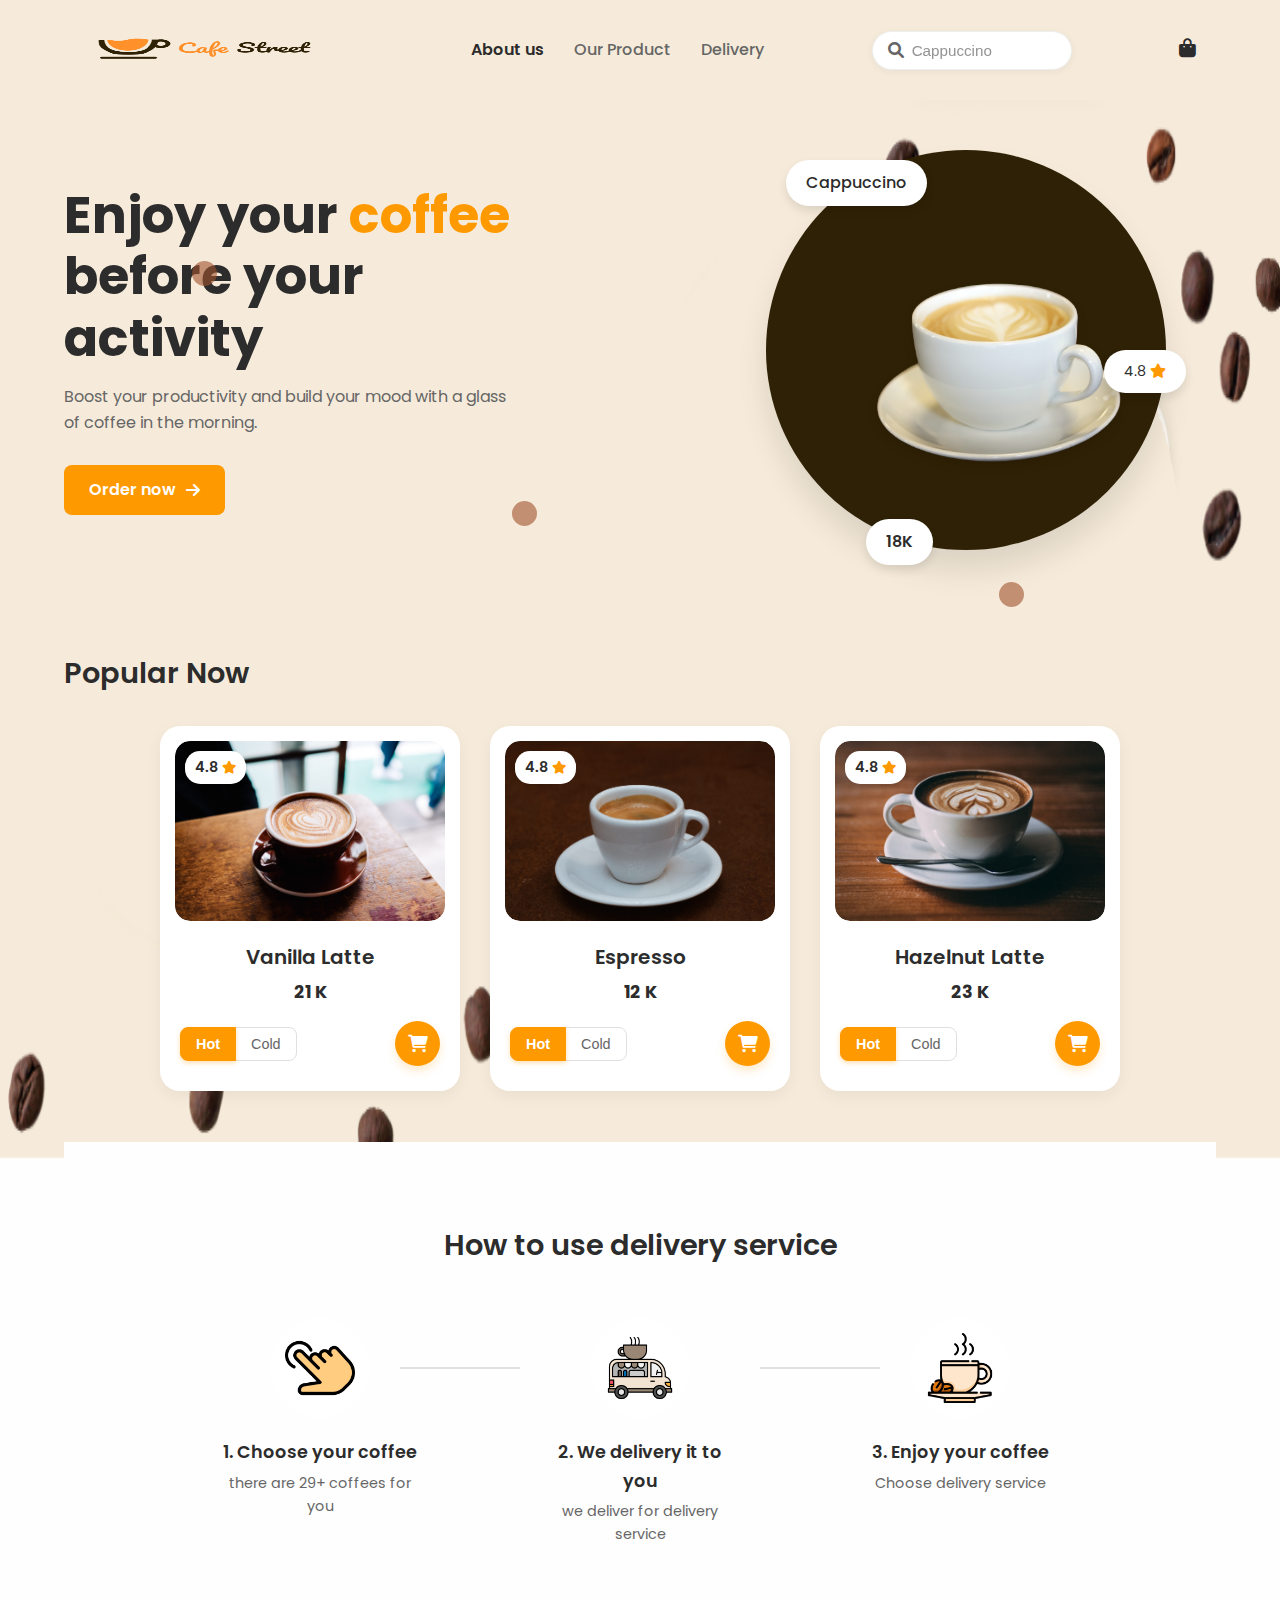
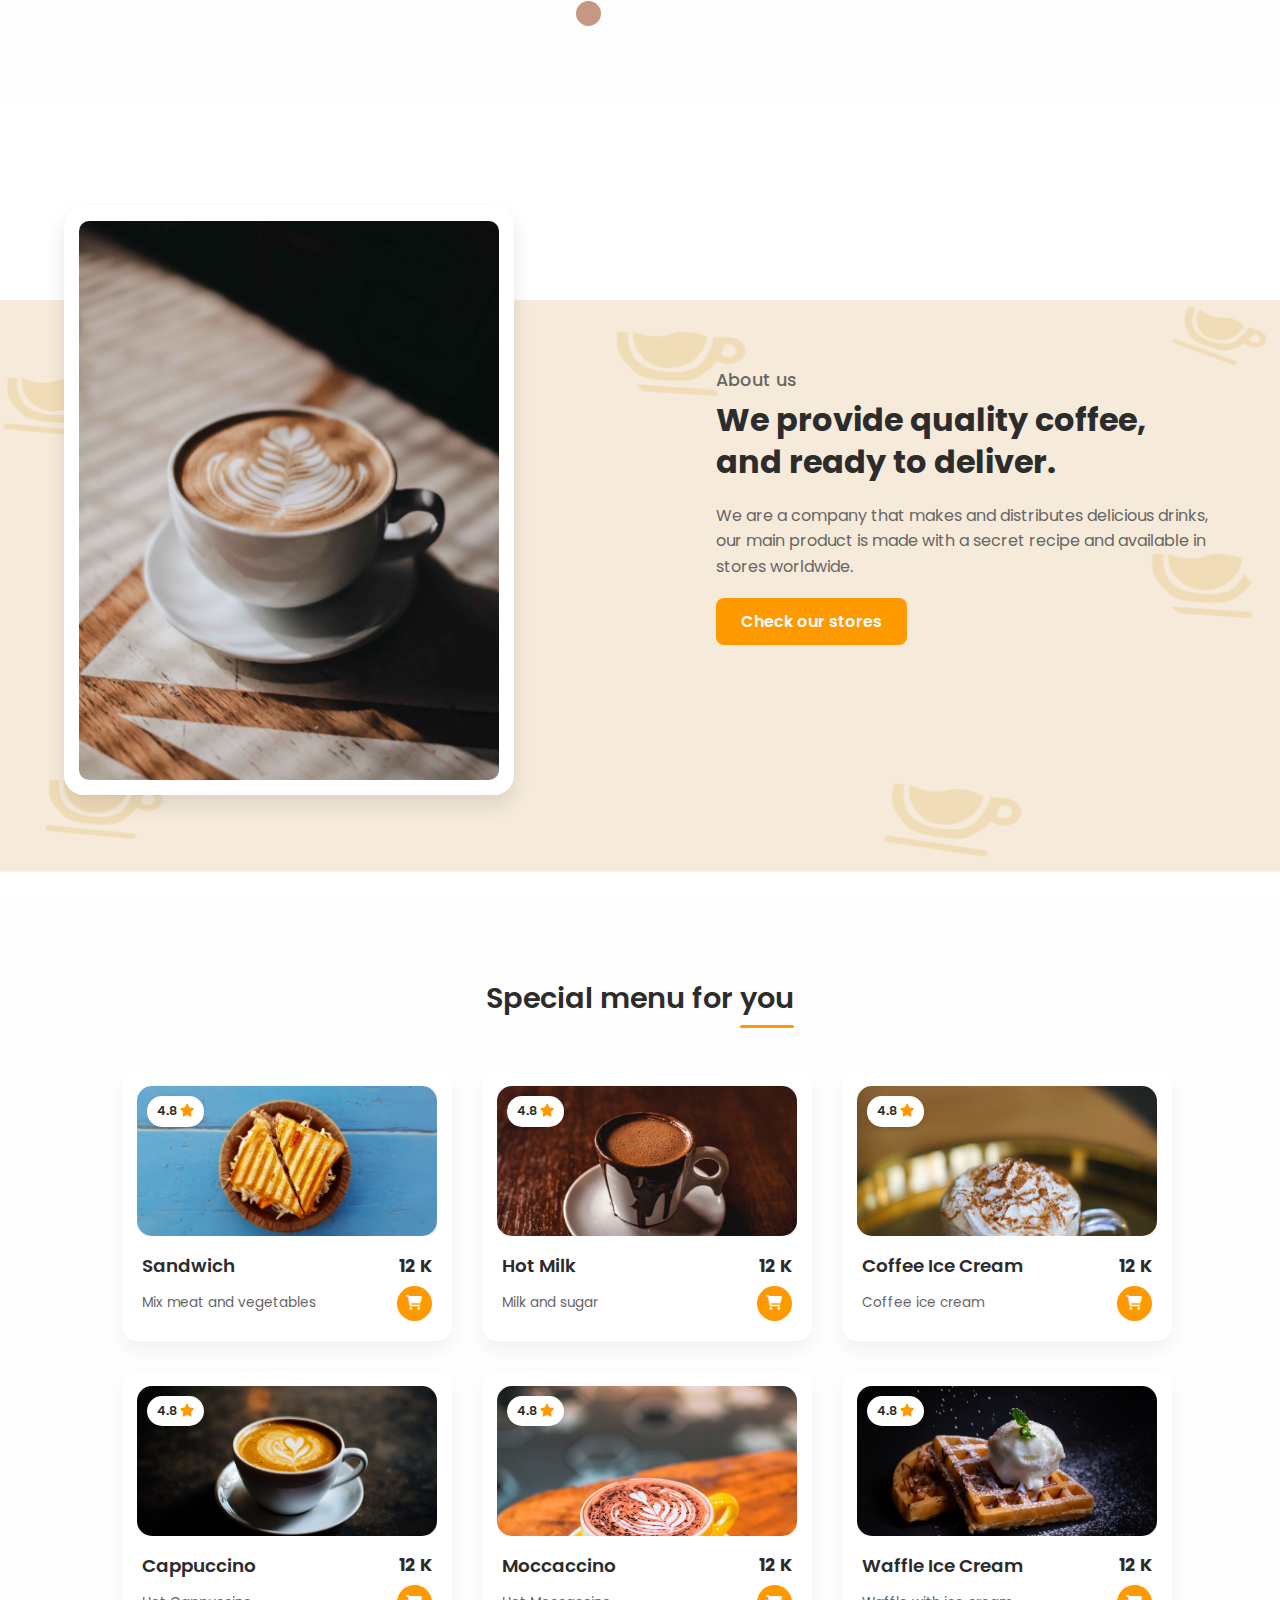
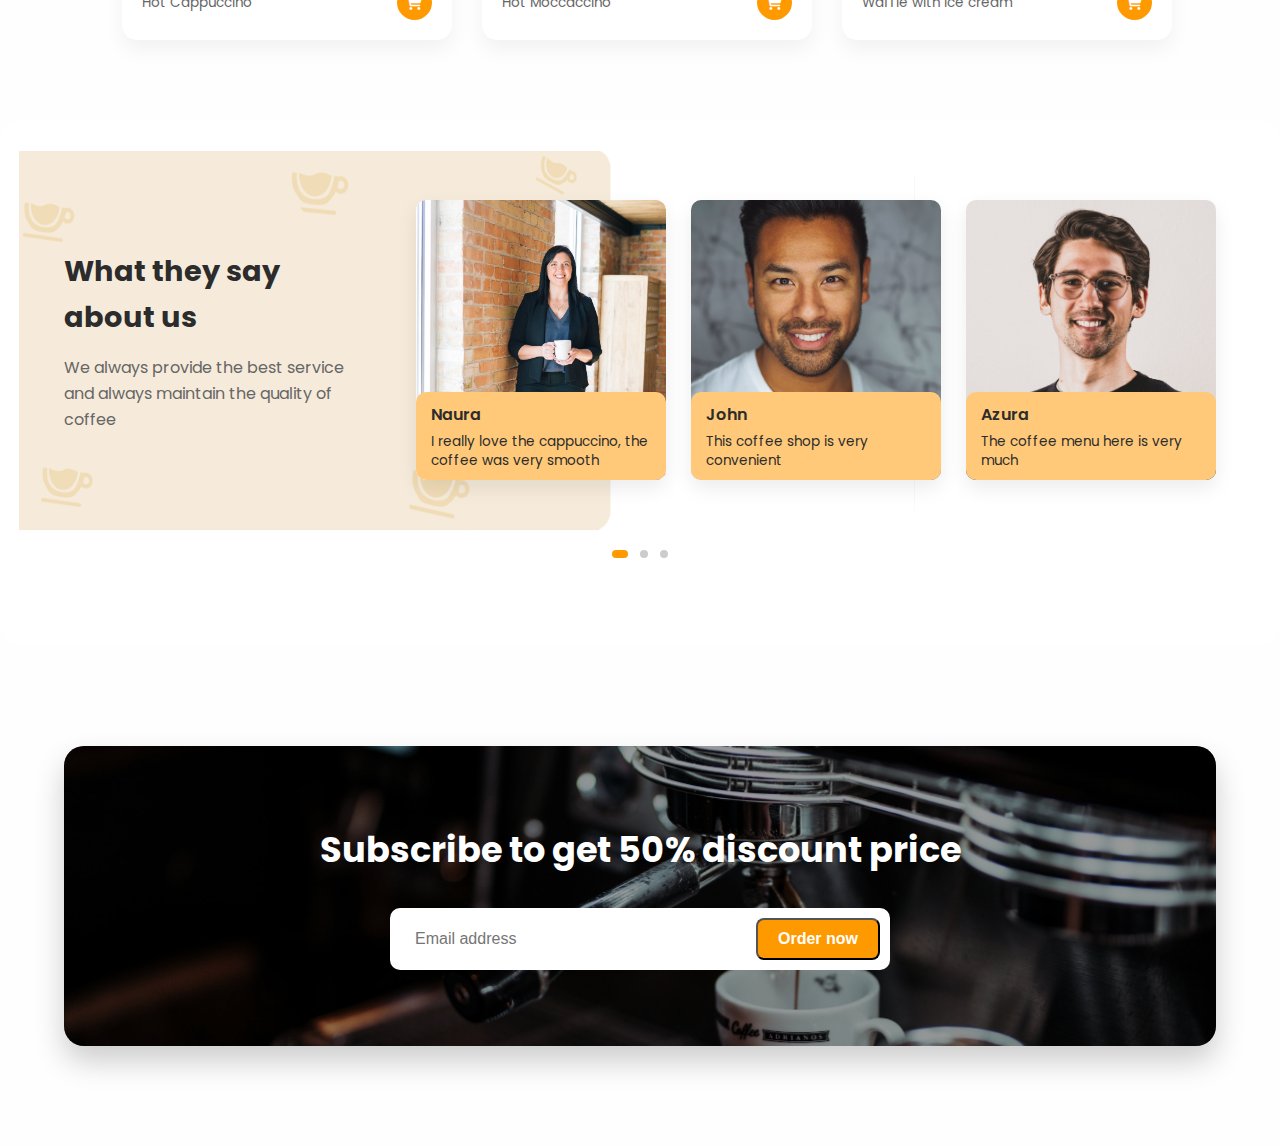
<file: index.html>
<!DOCTYPE html>
<html lang="vi">
<head>
    <meta charset="UTF-8">
    <meta name="viewport" content="width=device-width, initial-scale=1.0">
    <title>Coffee Shop</title>
    <link rel="stylesheet" href="./gd.css"> 
    <link href="https://fonts.googleapis.com/css2?family=Poppins:wght@400;500;600;700&display=swap" rel="stylesheet">
    <link rel="stylesheet" href="https://cdnjs.cloudflare.com/ajax/libs/font-awesome/6.0.0-beta3/css/all.min.css">
</head>
<body>

    <header class="header">
        <div class="container header-container">
            <div class="logo">
                <a href="index.html"><img src="./logo.png" alt="" class="logo-icon"></a>
            </div>
            <nav class="navbar">
                <ul>
                    <li><a href="#testimonials" class="nav-link active">About us</a></li> 
                    <li><a href="#special-menu" class="nav-link">Our Product</a></li> 
                    <li><a href="#delivery-service" class="nav-link">Delivery</a></li> 
                </ul>
            </nav>
            
            <div class="navbar-search-bar">
                <i class="fa-solid fa-magnifying-glass"></i>
                <input type="text" placeholder="Cappuccino">
            </div>

            <div class="header-actions">
                <a href="gh.html"><i class="fa-solid fa-bag-shopping"></i></a>
                <span class="cart-count">0</span>
            </div>
        </div>
    </header>
    <main>
        <section class="coffee-landing">
            <div class="container">
                
                <div class="hero-top">
                    <div class="hero-text-area">
                        <h1>Enjoy your <span class="highlight-text">coffee</span> before your activity</h1>
                        <p>Boost your productivity and build your mood with a glass of coffee in the morning.</p>
    
                        <a href="#" class="btn-order-now">Order now <i class="fa-solid fa-arrow-right"></i></a>
                    </div>
                    
                    <div class="hero-visual-wrapper">
                        <div class="hero-visual">
                            <img src="0c67f3a1d0920597f8ab0d8009b5c51847d533b9.png" alt="Cappuccino" class="cappuccino-img">
                        </div>
                        <span class="price-tag">18K</span>
                        <div class="rating-badge">4.8 <i class="fa-solid fa-star"></i></div>
                        <span class="drink-name-badge">Cappuccino</span>
                    </div>

                </div>

                <div class="coffee-beans-decor">
                    <span style="top: 10%; left: 15%;" class="bean"></span>
                    <span style="top: 30%; right: 20%;" class="bean"></span>
                    <span style="bottom: 5%; left: 45%;" class="bean"></span>
                    <span style="top: 25%; left: 40%;" class="bean"></span>
                </div>

                <div class="popular-now">
                    <h2>Popular Now</h2>
                    <div class="product-grid">
                        
                        <div class="product-card popular-item-new" data-product-id="POPULAR_VL" data-name="Vanilla Latte" data-price="21000">
                            <div class="card-image-wrapper">
                                <img src="0e8c7a0175d089e84aef14b9bb645749bfe2ca4a.jpg" alt="Vanilla Latte">
                                <span class="rating-badge-item">4.8 <i class="fa-solid fa-star"></i></span>
                            </div>
                            
                            <h4 class="product-title-new">Vanilla Latte</h4>
                            <span class="price-standalone-new">21 K</span>
                                
                            <div class="product-actions"> <div class="temp-options">
                                    <button class="temp-btn hot active">Hot</button>
                                    <button class="temp-btn cold">Cold</button>
                                </div>
                                <button class="add-to-cart-popular-btn"><i class="fa-solid fa-cart-shopping"></i></button>
                            </div>
                        </div>

                        <div class="product-card popular-item-new" data-product-id="POPULAR_ES" data-name="Espresso" data-price="12000">
                             <div class="card-image-wrapper">
                                <img src="35952426defde1415bba2d0b78d36720381dcfcf.jpg" alt="Espresso">
                                <span class="rating-badge-item">4.8 <i class="fa-solid fa-star"></i></span>
                            </div>
                            
                            <h4 class="product-title-new">Espresso</h4>
                            <span class="price-standalone-new">12 K</span>
                                
                            <div class="product-actions"> <div class="temp-options">
                                    <button class="temp-btn hot active">Hot</button>
                                    <button class="temp-btn cold">Cold</button>
                                </div>
                                <button class="add-to-cart-popular-btn"><i class="fa-solid fa-cart-shopping"></i></button>
                            </div>
                        </div>

                        <div class="product-card popular-item-new" data-product-id="POPULAR_HL" data-name="Hazelnut Latte" data-price="23000">
                            <div class="card-image-wrapper">
                                <img src="158fb07fe365702cac8251d6833a492fc149b029.jpg" alt="Hazelnut Latte">
                                <span class="rating-badge-item">4.8 <i class="fa-solid fa-star"></i></span>
                            </div>
                            
                            <h4 class="product-title-new">Hazelnut Latte</h4>
                            <span class="price-standalone-new">23 K</span>
                                
                            <div class="product-actions"> <div class="temp-options">
                                    <button class="temp-btn hot active">Hot</button>
                                    <button class="temp-btn cold">Cold</button>
                                </div>
                                <button class="add-to-cart-popular-btn"><i class="fa-solid fa-cart-shopping"></i></button>
                            </div>
                        </div>

                    </div>
                </div>
                <br>
                <br>
                <div class="delivery-steps" id="delivery-service">
                    <h2>How to use delivery service</h2> 
                    <div class="steps-container">
                        
                        <div class="step-item">
                            <div class="step-icon-wrapper">
                                <img src="89b3fcf936526347a2c842c6a626da201bbd6e28.png" alt="Choose Coffee">
                            </div>
                            <h3>1. Choose your coffee</h3>
                            <p>there are 29+ coffees for you</p>
                        </div>
                        
                        <div class="step-item">
                            <div class="step-icon-wrapper">
                                <img src="19c2473f0b3c5035bc1343935547da93aeb4bbff.png" alt="Delivery">
                            </div>
                            <h3>2. We delivery it to you</h3>
                            <p>we deliver for delivery service</p>
                        </div>
                        
                        <div class="step-item">
                            <div class="step-icon-wrapper">
                                <img src="4b9df5d91756870f70ffcb89a4d3c20ebb433fd5.png" alt="Enjoy Coffee">
                            </div>
                            <h3>3. Enjoy your coffee</h3>
                            <p>Choose delivery service</p>
                        </div>

                    </div>
                </div>

            </div>
        </section>

        <section class="about-us-section" id="testimonials">
            <div class="container about-container">
                
                <div class="about-image-wrapper">
                    <img src="7b13962f355f118f1dc1c8a3206256b61fc2930d.jpg" alt="Coffee on table" class="about-img">
                </div>

                <div class="about-content-area">
                    <h2>About us</h2>
                    <h3>We provide quality coffee, and ready to deliver.</h3>
                    <p>We are a company that makes and distributes delicious drinks, our main product is made with a secret recipe and available in stores worldwide.</p>
                    <a href="#" class="btn-about-us">Check our stores</a>
                </div>

            </div>
        </section>

        <section class="special-menu-section" id="special-menu">
            <div class="container">
                
                <h2 class="section-title">Special menu for <span>you</span></h2>

                <div class="menu-grid">
                    
                    <div class="product-card menu-item" data-product-id="MENU_SW" data-name="Sandwich" data-price="12000">
                        <div class="card-image-wrapper">
                            <img src="1e7ac6e57228936bc326698870da10eba7374cab.jpg" alt="Sandwich">
                            <span class="rating-badge-item">4.8 <i class="fa-solid fa-star"></i></span>
                        </div>
                        
                        <div class="card-header">
                            <h4>Sandwich</h4>
                            <span class="price-item">12 K</span>
                        </div>
                        
                        <div class="card-footer">
                            <p>Mix meat and vegetables</p>
                            <button class="add-to-cart-btn"><i class="fa-solid fa-cart-shopping"></i></button>
                        </div>
                    </div>

                    <div class="product-card menu-item" data-product-id="MENU_HM" data-name="Hot Milk" data-price="12000">
                        <div class="card-image-wrapper">
                            <img src="2c6ebe61e2802276b6dd10aef80543e7959766c0.jpg" alt="Hot Milk">
                            <span class="rating-badge-item">4.8 <i class="fa-solid fa-star"></i></span>
                        </div>
                        
                        <div class="card-header">
                            <h4>Hot Milk</h4>
                            <span class="price-item">12 K</span>
                        </div>
                        
                        <div class="card-footer">
                            <p>Milk and sugar</p>
                            <button class="add-to-cart-btn"><i class="fa-solid fa-cart-shopping"></i></button>
                        </div>
                    </div>
                    
                    <div class="product-card menu-item" data-product-id="MENU_CIC" data-name="Coffee Ice Cream" data-price="12000">
                        <div class="card-image-wrapper">
                            <img src="2cff6e29a2b01417fd392e15cf7be6fffa9cf3a2.jpg" alt="Coffee Ice Cream">
                            <span class="rating-badge-item">4.8 <i class="fa-solid fa-star"></i></span>
                        </div>
                        
                        <div class="card-header">
                            <h4>Coffee Ice Cream</h4>
                            <span class="price-item">12 K</span>
                        </div>
                        
                        <div class="card-footer">
                            <p>Coffee ice cream</p>
                            <button class="add-to-cart-btn"><i class="fa-solid fa-cart-shopping"></i></button>
                        </div>
                    </div>

                    <div class="product-card menu-item" data-product-id="MENU_CP" data-name="Cappuccino" data-price="12000">
                        <div class="card-image-wrapper">
                            <img src="22b0d20623f459b8423be989204612c38225fdca.jpg" alt="Hot Cappuccino">
                            <span class="rating-badge-item">4.8 <i class="fa-solid fa-star"></i></span>
                        </div>
                        
                        <div class="card-header">
                            <h4>Cappuccino</h4>
                            <span class="price-item">12 K</span>
                        </div>
                        
                        <div class="card-footer">
                            <p>Hot Cappuccino</p>
                            <button class="add-to-cart-btn"><i class="fa-solid fa-cart-shopping"></i></button>
                        </div>
                    </div>
                    
                    <div class="product-card menu-item" data-product-id="MENU_MO" data-name="Moccaccino" data-price="12000">
                        <div class="card-image-wrapper">
                            <img src="89bd9eb3ddf4574a286e086b3be2a739299db1c2.jpg" alt="Moccaccino">
                            <span class="rating-badge-item">4.8 <i class="fa-solid fa-star"></i></span>
                        </div>
                        
                        <div class="card-header">
                            <h4>Moccaccino</h4>
                            <span class="price-item">12 K</span>
                        </div>
                        
                        <div class="card-footer">
                            <p>Hot Moccaccino</p>
                            <button class="add-to-cart-btn"><i class="fa-solid fa-cart-shopping"></i></button>
                        </div>
                    </div>
                    
                    <div class="product-card menu-item" >
                        <div class="card-image-wrapper">
                            <img src="34966ea2d13341931086a37e8dddf9de0d0d6bdf.jpg" alt="Waffle Ice Cream">
                            <span class="rating-badge-item">4.8 <i class="fa-solid fa-star"></i></span>
                        </div>
                        
                        <div class="card-header">
                            <h4>Waffle Ice Cream</h4>
                            <span class="price-item">12 K</span>
                        </div>
                        
                        <div class="card-footer">
                            <p>Waffle with ice cream</p>
                            <button class="add-to-cart-btn"><i class="fa-solid fa-cart-shopping"></i></button>
                        </div>
                    </div>

                </div>
            </div>
        </section>
    <section class="testimonials-section">
  <div class="container testimonials-container">
    <div class="testimonials-text">
      <h2>What they say about us</h2>
      <p>We always provide the best service and always maintain the quality of coffee</p>
    </div>
    <div class="testimonials-cards">
      <div class="testimonial-card">
        <img src="b94cbc3f19e1c6ac398f3410c0e7972097606a77.jpg" alt="Naura">
        <div class="testimonial-content">
          <h4>Naura</h4>
          <p>I really love the cappuccino, the coffee was very smooth</p>
        </div>
      </div>

      <div class="testimonial-card">
        <img src="12a4034fd82f1f06012c872e2d7726483b03bb97.jpg" alt="John">
        <div class="testimonial-content">
          <h4>John</h4>
          <p>This coffee shop is very convenient</p>
        </div>
      </div>

      <div class="testimonial-card">
        <img src="43e8fc7c766fd5b91e50c7d649fccf5fe6b29276.jpg" alt="Azura">
        <div class="testimonial-content">
          <h4>Azura</h4>
          <p>The coffee menu here is very much</p>
        </div>
      </div>
    </div>

    <div class="testimonial-dots">
      <span class="dot active"></span>
      <span class="dot"></span>
      <span class="dot"></span>
    </div>
  </div>
</section>
      <section class="subscribe-section">
            <div class="container subscribe-container">
                <div class="subscribe-content">
                    <h2>Subscribe to get 50% discount price</h2>
                    <form class="subscribe-form">
                        <input type="email" placeholder="Email address" required>
                        <button type="submit" class="btn-order-now">Order now</button>
                    </form>
                </div>
            </div>
        </section>
        
    </main>
    
    <script src="./main.js"></script>
</body>
</html>
</file>
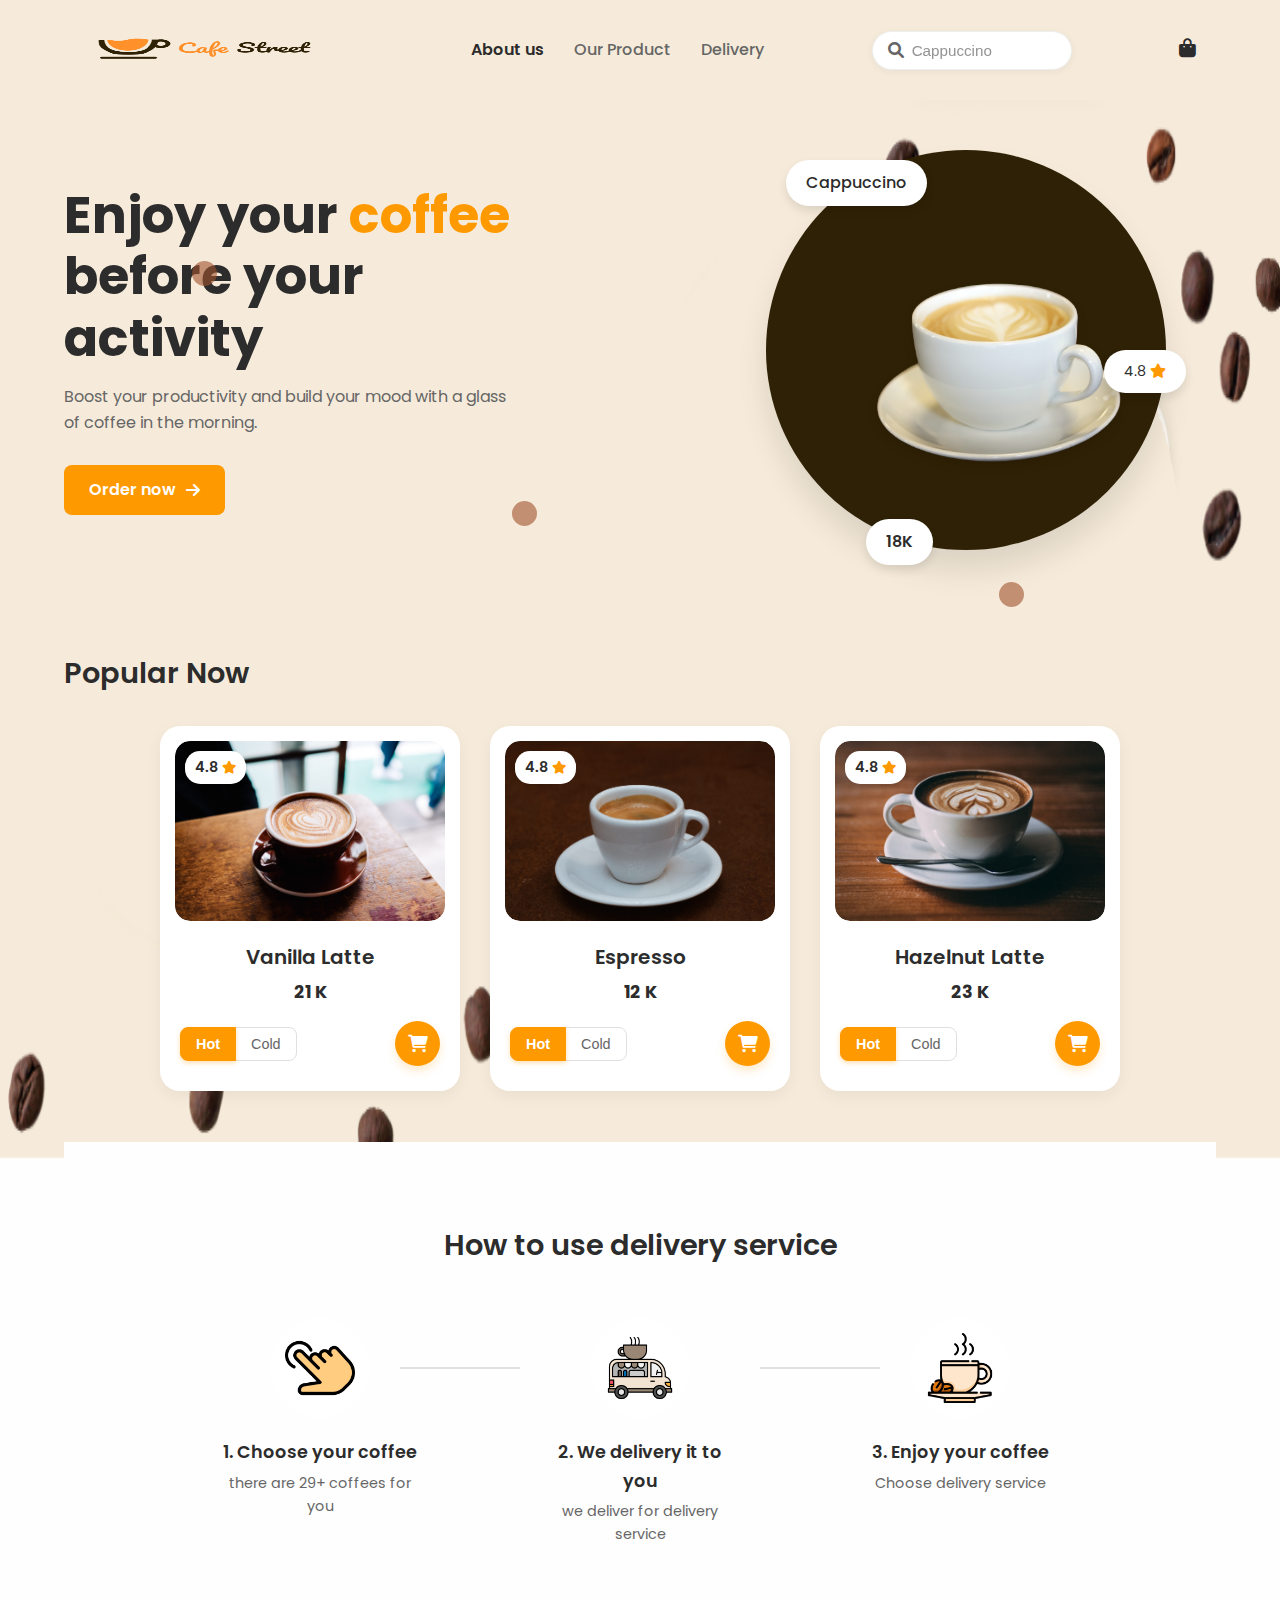
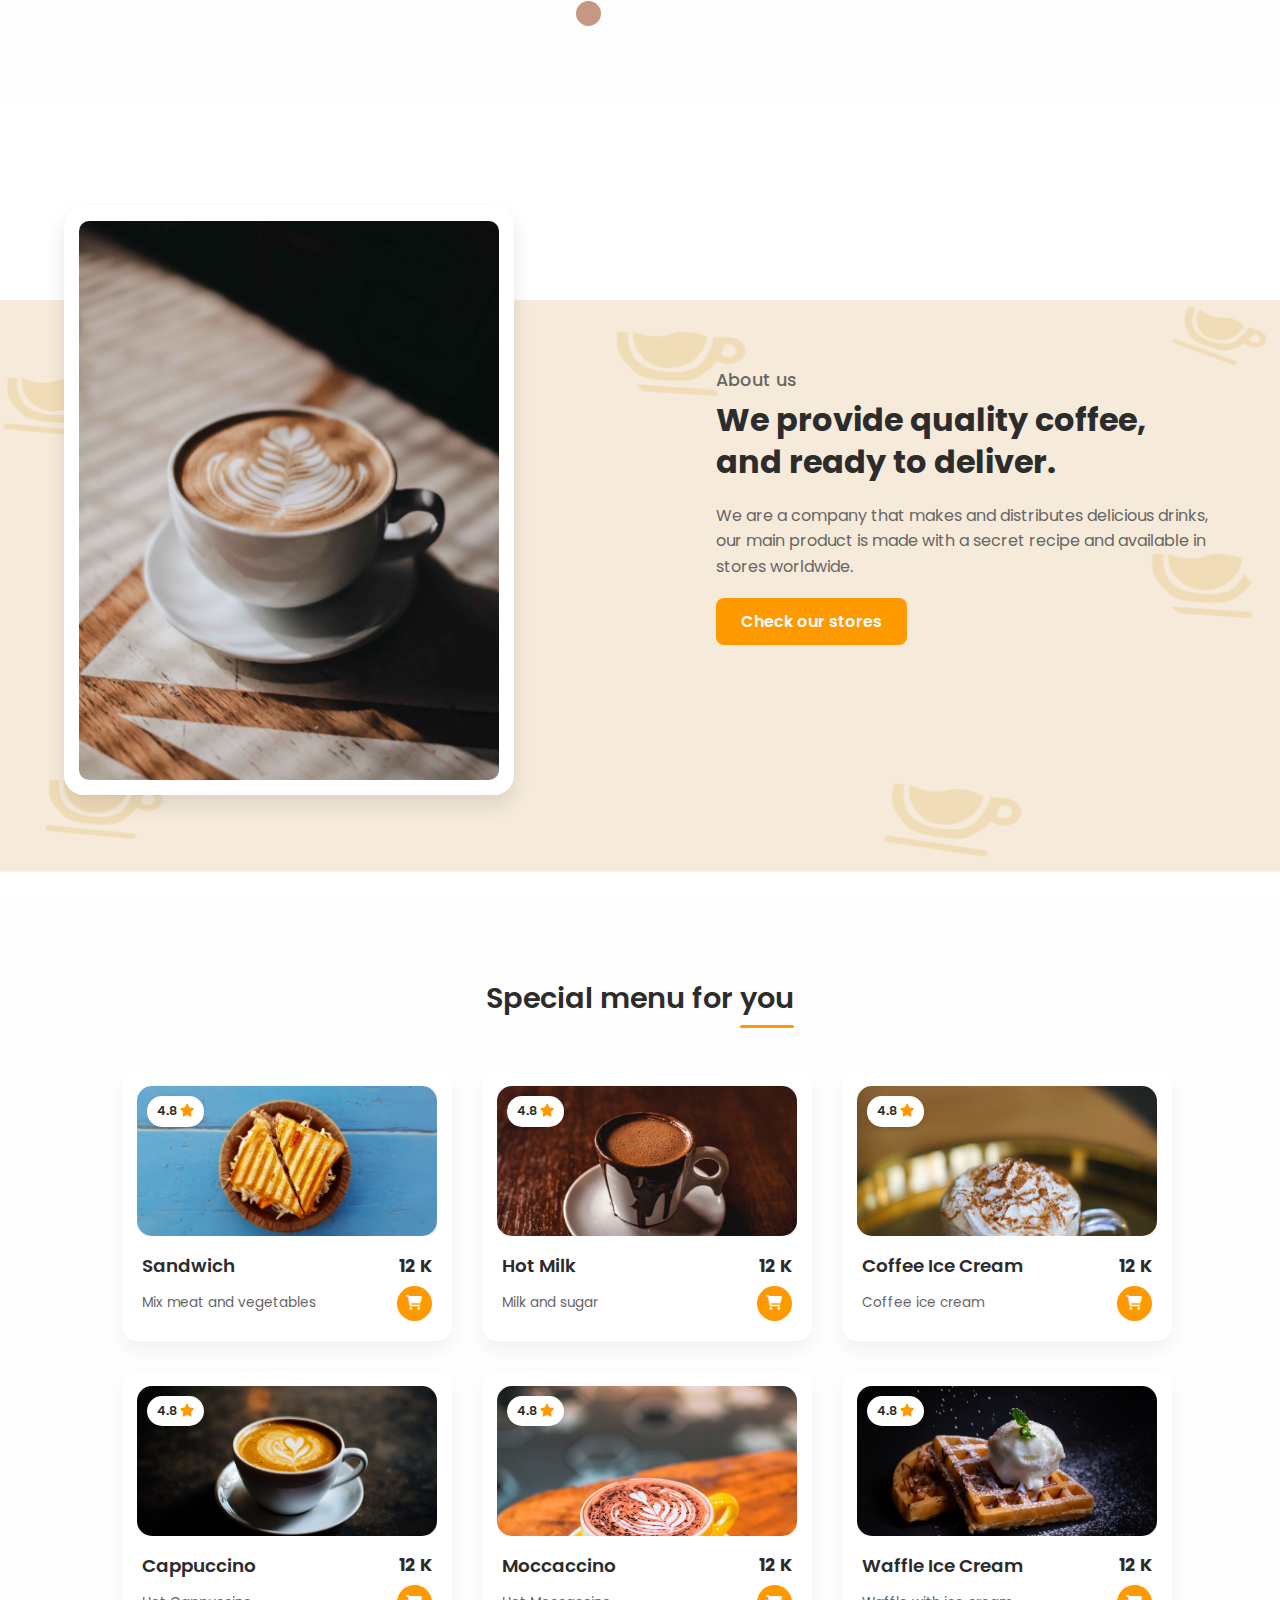
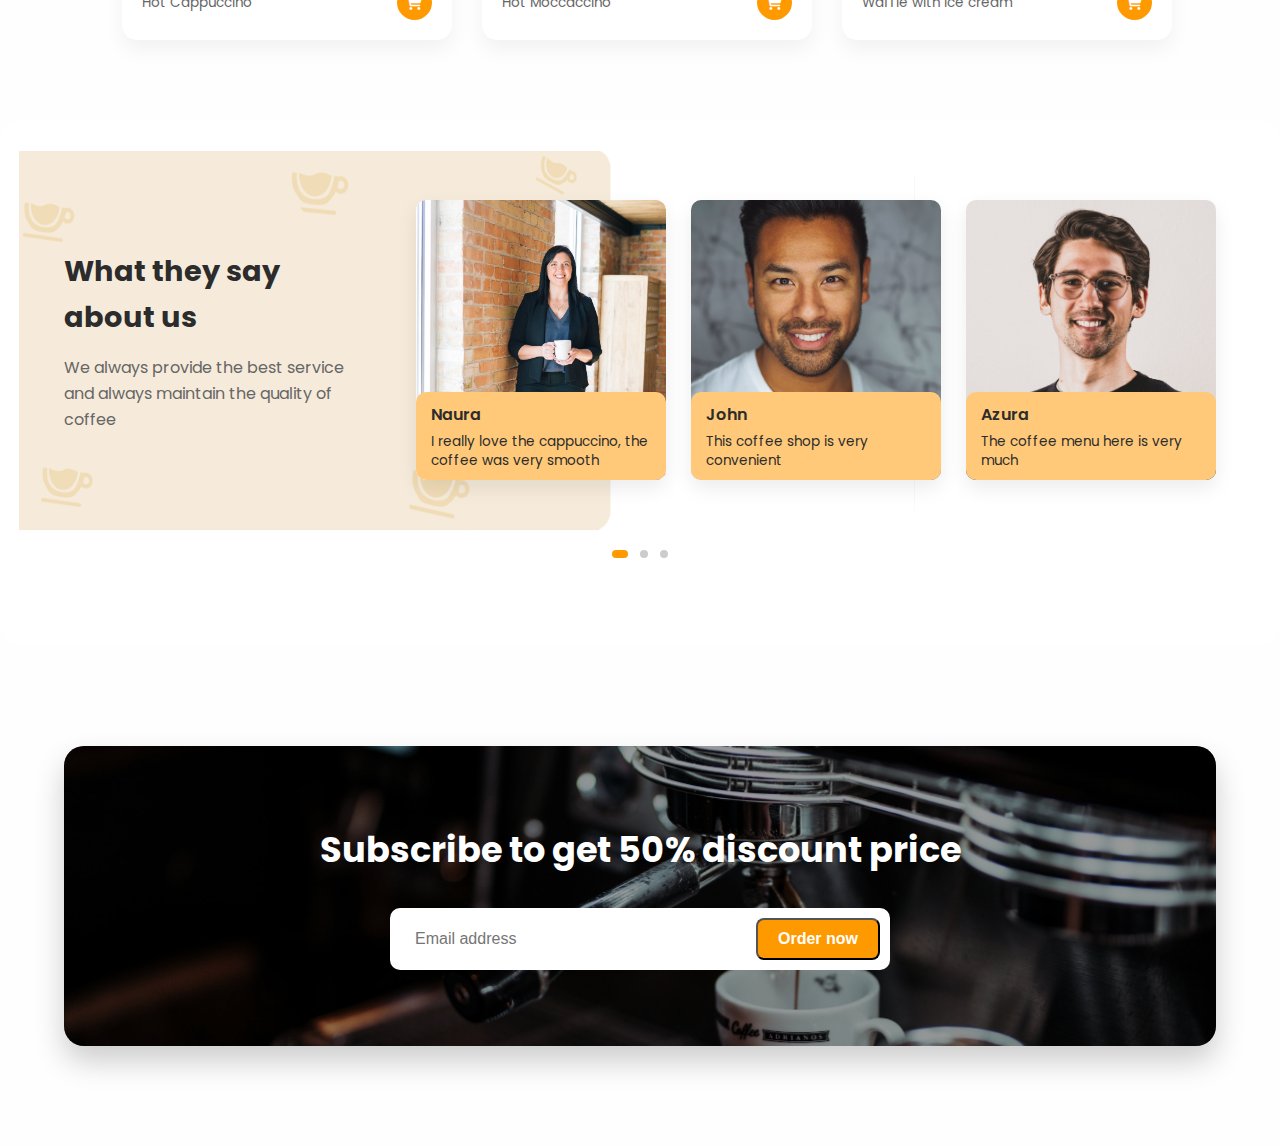
<file: gd.html>
<!DOCTYPE html>
<html lang="vi">
<head>
    <meta charset="UTF-8">
    <meta name="viewport" content="width=device-width, initial-scale=1.0">
    <title>Coffee Shop</title>
    <link rel="stylesheet" href="./gd.css"> 
    <link href="https://fonts.googleapis.com/css2?family=Poppins:wght@400;500;600;700&display=swap" rel="stylesheet">
    <link rel="stylesheet" href="https://cdnjs.cloudflare.com/ajax/libs/font-awesome/6.0.0-beta3/css/all.min.css">
</head>
<body>

    <header class="header">
        <div class="container header-container">
            <div class="logo">
                <a href="gd.html"><img src="./logo.png" alt="" class="logo-icon"></a>
            </div>
            <nav class="navbar">
                <ul>
                    <li><a href="#testimonials" class="nav-link active">About us</a></li> 
                    <li><a href="#special-menu" class="nav-link">Our Product</a></li> 
                    <li><a href="#delivery-service" class="nav-link">Delivery</a></li> 
                </ul>
            </nav>
            
            <div class="navbar-search-bar">
                <i class="fa-solid fa-magnifying-glass"></i>
                <input type="text" placeholder="Cappuccino">
            </div>

            <div class="header-actions">
                <a href="gh.html"><i class="fa-solid fa-bag-shopping"></i></a>
                <span class="cart-count">0</span>
            </div>
        </div>
    </header>
    <main>
        <section class="coffee-landing">
            <div class="container">
                
                <div class="hero-top">
                    <div class="hero-text-area">
                        <h1>Enjoy your <span class="highlight-text">coffee</span> before your activity</h1>
                        <p>Boost your productivity and build your mood with a glass of coffee in the morning.</p>
    
                        <a href="#" class="btn-order-now">Order now <i class="fa-solid fa-arrow-right"></i></a>
                    </div>
                    
                    <div class="hero-visual-wrapper">
                        <div class="hero-visual">
                            <img src="0c67f3a1d0920597f8ab0d8009b5c51847d533b9.png" alt="Cappuccino" class="cappuccino-img">
                        </div>
                        <span class="price-tag">18K</span>
                        <div class="rating-badge">4.8 <i class="fa-solid fa-star"></i></div>
                        <span class="drink-name-badge">Cappuccino</span>
                    </div>

                </div>

                <div class="coffee-beans-decor">
                    <span style="top: 10%; left: 15%;" class="bean"></span>
                    <span style="top: 30%; right: 20%;" class="bean"></span>
                    <span style="bottom: 5%; left: 45%;" class="bean"></span>
                    <span style="top: 25%; left: 40%;" class="bean"></span>
                </div>

                <div class="popular-now">
                    <h2>Popular Now</h2>
                    <div class="product-grid">
                        
                        <div class="product-card popular-item-new" data-product-id="POPULAR_VL" data-name="Vanilla Latte" data-price="21000">
                            <div class="card-image-wrapper">
                                <img src="0e8c7a0175d089e84aef14b9bb645749bfe2ca4a.jpg" alt="Vanilla Latte">
                                <span class="rating-badge-item">4.8 <i class="fa-solid fa-star"></i></span>
                            </div>
                            
                            <h4 class="product-title-new">Vanilla Latte</h4>
                            <span class="price-standalone-new">21 K</span>
                                
                            <div class="product-actions"> <div class="temp-options">
                                    <button class="temp-btn hot active">Hot</button>
                                    <button class="temp-btn cold">Cold</button>
                                </div>
                                <button class="add-to-cart-popular-btn"><i class="fa-solid fa-cart-shopping"></i></button>
                            </div>
                        </div>

                        <div class="product-card popular-item-new" data-product-id="POPULAR_ES" data-name="Espresso" data-price="12000">
                             <div class="card-image-wrapper">
                                <img src="35952426defde1415bba2d0b78d36720381dcfcf.jpg" alt="Espresso">
                                <span class="rating-badge-item">4.8 <i class="fa-solid fa-star"></i></span>
                            </div>
                            
                            <h4 class="product-title-new">Espresso</h4>
                            <span class="price-standalone-new">12 K</span>
                                
                            <div class="product-actions"> <div class="temp-options">
                                    <button class="temp-btn hot active">Hot</button>
                                    <button class="temp-btn cold">Cold</button>
                                </div>
                                <button class="add-to-cart-popular-btn"><i class="fa-solid fa-cart-shopping"></i></button>
                            </div>
                        </div>

                        <div class="product-card popular-item-new" data-product-id="POPULAR_HL" data-name="Hazelnut Latte" data-price="23000">
                            <div class="card-image-wrapper">
                                <img src="158fb07fe365702cac8251d6833a492fc149b029.jpg" alt="Hazelnut Latte">
                                <span class="rating-badge-item">4.8 <i class="fa-solid fa-star"></i></span>
                            </div>
                            
                            <h4 class="product-title-new">Hazelnut Latte</h4>
                            <span class="price-standalone-new">23 K</span>
                                
                            <div class="product-actions"> <div class="temp-options">
                                    <button class="temp-btn hot active">Hot</button>
                                    <button class="temp-btn cold">Cold</button>
                                </div>
                                <button class="add-to-cart-popular-btn"><i class="fa-solid fa-cart-shopping"></i></button>
                            </div>
                        </div>

                    </div>
                </div>
                <br>
                <br>
                <div class="delivery-steps" id="delivery-service">
                    <h2>How to use delivery service</h2> 
                    <div class="steps-container">
                        
                        <div class="step-item">
                            <div class="step-icon-wrapper">
                                <img src="89b3fcf936526347a2c842c6a626da201bbd6e28.png" alt="Choose Coffee">
                            </div>
                            <h3>1. Choose your coffee</h3>
                            <p>there are 29+ coffees for you</p>
                        </div>
                        
                        <div class="step-item">
                            <div class="step-icon-wrapper">
                                <img src="19c2473f0b3c5035bc1343935547da93aeb4bbff.png" alt="Delivery">
                            </div>
                            <h3>2. We delivery it to you</h3>
                            <p>we deliver for delivery service</p>
                        </div>
                        
                        <div class="step-item">
                            <div class="step-icon-wrapper">
                                <img src="4b9df5d91756870f70ffcb89a4d3c20ebb433fd5.png" alt="Enjoy Coffee">
                            </div>
                            <h3>3. Enjoy your coffee</h3>
                            <p>Choose delivery service</p>
                        </div>

                    </div>
                </div>

            </div>
        </section>

        <section class="about-us-section" id="testimonials">
            <div class="container about-container">
                
                <div class="about-image-wrapper">
                    <img src="7b13962f355f118f1dc1c8a3206256b61fc2930d.jpg" alt="Coffee on table" class="about-img">
                </div>

                <div class="about-content-area">
                    <h2>About us</h2>
                    <h3>We provide quality coffee, and ready to deliver.</h3>
                    <p>We are a company that makes and distributes delicious drinks, our main product is made with a secret recipe and available in stores worldwide.</p>
                    <a href="#" class="btn-about-us">Check our stores</a>
                </div>

            </div>
        </section>

        <section class="special-menu-section" id="special-menu">
            <div class="container">
                
                <h2 class="section-title">Special menu for <span>you</span></h2>

                <div class="menu-grid">
                    
                    <div class="product-card menu-item" data-product-id="MENU_SW" data-name="Sandwich" data-price="12000">
                        <div class="card-image-wrapper">
                            <img src="1e7ac6e57228936bc326698870da10eba7374cab.jpg" alt="Sandwich">
                            <span class="rating-badge-item">4.8 <i class="fa-solid fa-star"></i></span>
                        </div>
                        
                        <div class="card-header">
                            <h4>Sandwich</h4>
                            <span class="price-item">12 K</span>
                        </div>
                        
                        <div class="card-footer">
                            <p>Mix meat and vegetables</p>
                            <button class="add-to-cart-btn"><i class="fa-solid fa-cart-shopping"></i></button>
                        </div>
                    </div>

                    <div class="product-card menu-item" data-product-id="MENU_HM" data-name="Hot Milk" data-price="12000">
                        <div class="card-image-wrapper">
                            <img src="2c6ebe61e2802276b6dd10aef80543e7959766c0.jpg" alt="Hot Milk">
                            <span class="rating-badge-item">4.8 <i class="fa-solid fa-star"></i></span>
                        </div>
                        
                        <div class="card-header">
                            <h4>Hot Milk</h4>
                            <span class="price-item">12 K</span>
                        </div>
                        
                        <div class="card-footer">
                            <p>Milk and sugar</p>
                            <button class="add-to-cart-btn"><i class="fa-solid fa-cart-shopping"></i></button>
                        </div>
                    </div>
                    
                    <div class="product-card menu-item" data-product-id="MENU_CIC" data-name="Coffee Ice Cream" data-price="12000">
                        <div class="card-image-wrapper">
                            <img src="2cff6e29a2b01417fd392e15cf7be6fffa9cf3a2.jpg" alt="Coffee Ice Cream">
                            <span class="rating-badge-item">4.8 <i class="fa-solid fa-star"></i></span>
                        </div>
                        
                        <div class="card-header">
                            <h4>Coffee Ice Cream</h4>
                            <span class="price-item">12 K</span>
                        </div>
                        
                        <div class="card-footer">
                            <p>Coffee ice cream</p>
                            <button class="add-to-cart-btn"><i class="fa-solid fa-cart-shopping"></i></button>
                        </div>
                    </div>

                    <div class="product-card menu-item" data-product-id="MENU_CP" data-name="Cappuccino" data-price="12000">
                        <div class="card-image-wrapper">
                            <img src="22b0d20623f459b8423be989204612c38225fdca.jpg" alt="Hot Cappuccino">
                            <span class="rating-badge-item">4.8 <i class="fa-solid fa-star"></i></span>
                        </div>
                        
                        <div class="card-header">
                            <h4>Cappuccino</h4>
                            <span class="price-item">12 K</span>
                        </div>
                        
                        <div class="card-footer">
                            <p>Hot Cappuccino</p>
                            <button class="add-to-cart-btn"><i class="fa-solid fa-cart-shopping"></i></button>
                        </div>
                    </div>
                    
                    <div class="product-card menu-item" data-product-id="MENU_MO" data-name="Moccaccino" data-price="12000">
                        <div class="card-image-wrapper">
                            <img src="89bd9eb3ddf4574a286e086b3be2a739299db1c2.jpg" alt="Moccaccino">
                            <span class="rating-badge-item">4.8 <i class="fa-solid fa-star"></i></span>
                        </div>
                        
                        <div class="card-header">
                            <h4>Moccaccino</h4>
                            <span class="price-item">12 K</span>
                        </div>
                        
                        <div class="card-footer">
                            <p>Hot Moccaccino</p>
                            <button class="add-to-cart-btn"><i class="fa-solid fa-cart-shopping"></i></button>
                        </div>
                    </div>
                    
                    <div class="product-card menu-item" >
                        <div class="card-image-wrapper">
                            <img src="34966ea2d13341931086a37e8dddf9de0d0d6bdf.jpg" alt="Waffle Ice Cream">
                            <span class="rating-badge-item">4.8 <i class="fa-solid fa-star"></i></span>
                        </div>
                        
                        <div class="card-header">
                            <h4>Waffle Ice Cream</h4>
                            <span class="price-item">12 K</span>
                        </div>
                        
                        <div class="card-footer">
                            <p>Waffle with ice cream</p>
                            <button class="add-to-cart-btn"><i class="fa-solid fa-cart-shopping"></i></button>
                        </div>
                    </div>

                </div>
            </div>
        </section>
    <section class="testimonials-section">
  <div class="container testimonials-container">
    <div class="testimonials-text">
      <h2>What they say about us</h2>
      <p>We always provide the best service and always maintain the quality of coffee</p>
    </div>
    <div class="testimonials-cards">
      <div class="testimonial-card">
        <img src="b94cbc3f19e1c6ac398f3410c0e7972097606a77.jpg" alt="Naura">
        <div class="testimonial-content">
          <h4>Naura</h4>
          <p>I really love the cappuccino, the coffee was very smooth</p>
        </div>
      </div>

      <div class="testimonial-card">
        <img src="12a4034fd82f1f06012c872e2d7726483b03bb97.jpg" alt="John">
        <div class="testimonial-content">
          <h4>John</h4>
          <p>This coffee shop is very convenient</p>
        </div>
      </div>

      <div class="testimonial-card">
        <img src="43e8fc7c766fd5b91e50c7d649fccf5fe6b29276.jpg" alt="Azura">
        <div class="testimonial-content">
          <h4>Azura</h4>
          <p>The coffee menu here is very much</p>
        </div>
      </div>
    </div>

    <div class="testimonial-dots">
      <span class="dot active"></span>
      <span class="dot"></span>
      <span class="dot"></span>
    </div>
  </div>
</section>
      <section class="subscribe-section">
            <div class="container subscribe-container">
                <div class="subscribe-content">
                    <h2>Subscribe to get 50% discount price</h2>
                    <form class="subscribe-form">
                        <input type="email" placeholder="Email address" required>
                        <button type="submit" class="btn-order-now">Order now</button>
                    </form>
                </div>
            </div>
        </section>
        
    </main>
    
    <script src="./main.js"></script>
</body>
</html>
</file>
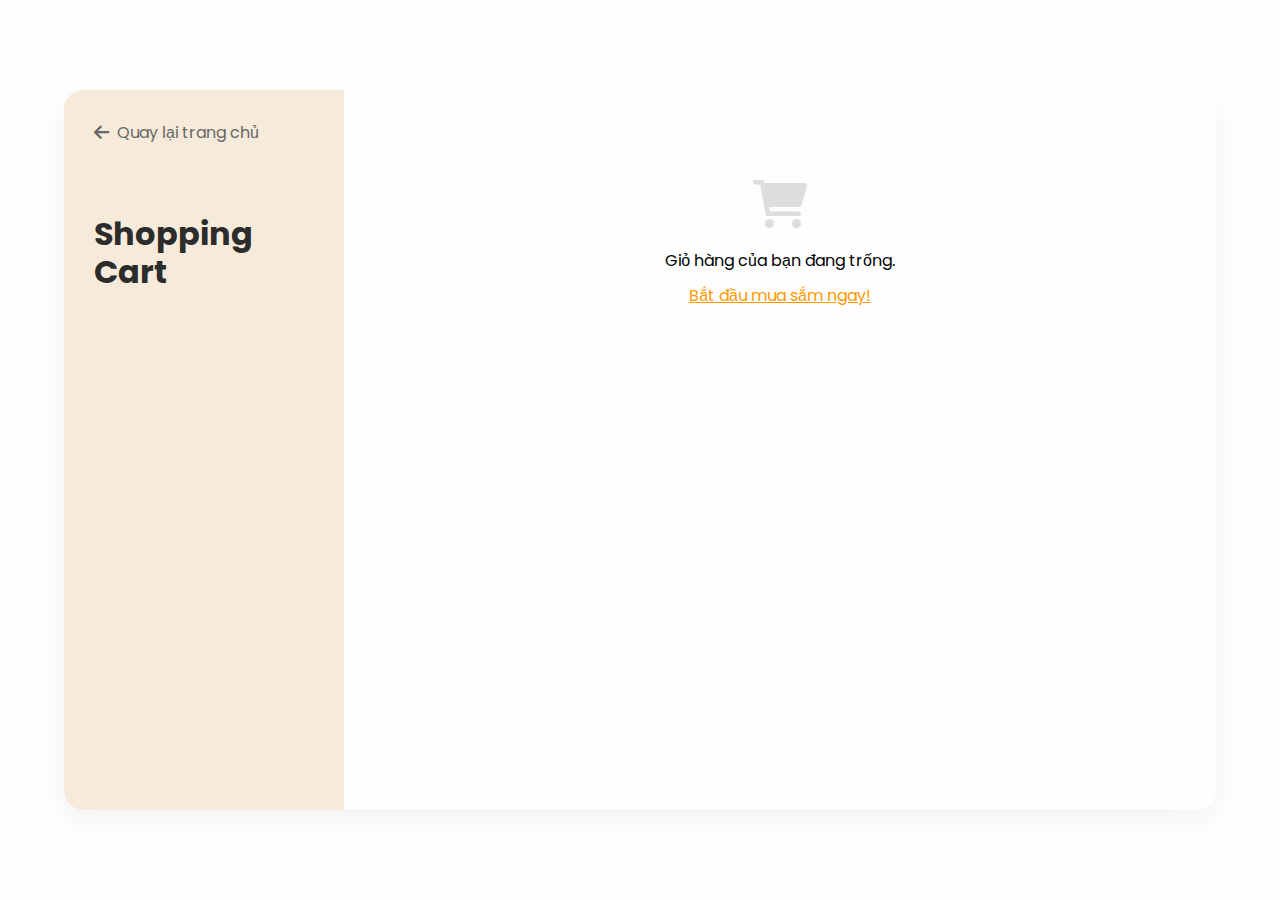
<file: gh.html>
<!DOCTYPE html>
<html lang="vi">
<head>
    <meta charset="UTF-8">
    <meta name="viewport" content="width=device-width, initial-scale=1.0">
    <title>Giỏ Hàng Của Bạn</title>
    <link rel="stylesheet" href="./auth.css"> 
    
    <link href="https://fonts.googleapis.com/css2?family=Poppins:wght@400;600;700&display=swap" rel="stylesheet">
    <link rel="stylesheet" href="https://cdnjs.cloudflare.com/ajax/libs/font-awesome/6.0.0-beta3/css/all.min.css">
</head>
<body>

    <main class="container cart-main">
        
        <div class="left-section"> 
            <a href="index.html" class="back-to-home-link"><i class="fa-solid fa-arrow-left"></i> Quay lại trang chủ</a>
            <h1 class="cart-title-bg">Shopping <br> Cart</h1>
        </div>

        <div class="cart-content-wrapper"> 
            </div>
            
    </main>
    <script src="./cart.js"></script> 
</body>
</html>
</file>
<file: gd.css>
:root {
    --primary-text: #2c2c2c;
    --secondary-text: #666;
    --accent-color: #ff9900; 
    --background-light: #fefefe;
    --background-card: #fff;
    --background-section: #fef9f4; 
    --font-family: 'Poppins', sans-serif;
}

* {
    margin: 0;
    padding: 0;
    box-sizing: border-box;
}

body {
    font-family: var(--font-family);
    line-height: 1.6;
    color: var(--primary-text);
    background-color: var(--background-light);
}

a {
    text-decoration: none;
    color: var(--primary-text);
}

ul {
    list-style: none;
}

.container {
    width: 90%;
    max-width: 1300px;
    margin: 0 auto;
}
.header {
    padding: 20px 0;
    background-color: #f6ebda;
}

.header-container {
    display: flex;
    justify-content: space-between;
    align-items: center;
}

.logo {
    font-size: 1.5rem;
    font-weight: 700;
    color: var(--primary-text);
    cursor: pointer;
}

.logo a {
    display: inline-block;
}

.logo-icon {
    width: 300px;
    height: 60px;
    vertical-align: middle;
}

.navbar ul {
    display: flex;
    gap: 30px;
}

.navbar a {
    font-weight: 500;
    color: var(--secondary-text);
    transition: color 0.2s;
}

.navbar a:hover,
.navbar a.active {
    color: var(--primary-text);
    font-weight: 600;
}

.navbar-search-bar {
    background-color: var(--background-card); 
    border-radius: 50px; 
    padding: 10px 15px; 
    box-shadow: 0 2px 8px rgba(0, 0, 0, 0.05);
    border: 1px solid #eee; 
    display: flex;
    align-items: center;
    gap: 8px; 
    width: 200px; 
    z-index: 99; 
    pointer-events: auto; 
}

.navbar-search-bar i {
    font-size: 1rem; 
    color: var(--secondary-text); 
    cursor: pointer;
}

.navbar-search-bar input[type="text"] {
    flex-grow: 1; 
    border: none;
    outline: none;
    font-size: 0.95rem; 
    color: var(--primary-text);
    background-color: transparent;
    pointer-events: auto; 
}
.navbar-search-bar input::placeholder {
    color: var(--secondary-text); 
    opacity: 0.7;
    font-weight: 500;
}

.header-actions {
    position: relative;
    display: flex;
    align-items: center;
    padding-right: 20px; 
}

.cart-count {
    position: absolute;
    top: 15px;
    right: 15px; 
    
    background-color: var(--accent-color);
    color: white;
    font-size: 0.7rem;
    font-weight: 600;
    
    width: 18px;
    height: 18px;
    line-height: 18px; 
    text-align: center;
    border-radius: 50%;
    
    z-index: 3;
    display: none; 
}
.coffee-landing {
    position: relative;
    padding-top: 50px;
    padding-bottom: 80px;
    border-bottom-left-radius: 50px;
    border-bottom-right-radius: 50px;
    background-image: url('hea.png');
    background-position: top center;
    background-size: 100% 66%; 
    background-repeat: no-repeat; 

}
.hero-top {
    display: flex;
    align-items: center;
    justify-content: space-between;
    padding-bottom: 50px;
}

.hero-text-area {
    max-width: 450px;
}
.hero-text-area h1 .highlight-text {
    color: var(--accent-color); 
}
.hero-text-area h1 {
    font-size: 3.2rem;
    font-weight: 700;
    margin-bottom: 15px;
    line-height: 1.2;
}

.hero-text-area p {
    font-size: 1rem;
    color: var(--secondary-text);
    margin-bottom: 30px;
}

.btn-order-now {
    background-color: var(--accent-color);
    color: #fff;
    padding: 12px 25px;
    border-radius: 8px;
    font-weight: 600;
    transition: background-color 0.2s;
    display: inline-flex;
    align-items: center;
    gap: 10px;
}

.btn-order-now:hover {
    background-color: #e68a00;
}

.hero-visual-wrapper {
    position: relative;
    width: 400px;
    height: 400px;
    margin-right: 50px;
}

.hero-visual {
    width: 100%;
    height: 100%;
    display: flex;
    align-items: center;
    justify-content: center;
    border-radius: 50%; 
    box-shadow: 0 20px 30px rgba(0, 0, 0, 0.1); 
    overflow: hidden;
    background-color: #2F2105;

     
}

.cappuccino-img {
    max-width: 100%;
    height: auto;
    filter: drop-shadow(0 5px 5px rgba(0, 0, 0, 0.1));
}

.price-tag {
    position: absolute;
    bottom: -15px; 
    left: 100px;
    background-color: var(--background-card);
    padding: 10px 20px;
    border-radius: 25px;
    font-weight: 600;
    box-shadow: 0 5px 10px rgba(0, 0, 0, 0.1);
    z-index: 10;
}

.rating-badge {
    position: absolute;
    top: 200px; 
    right: -20px; 
    background-color: var(--background-card);
    color: var(--primary-text);
    padding: 10px 20px;
    border-radius: 25px;
    font-size: 0.9rem;
    box-shadow: 0 5px 10px rgba(0, 0, 0, 0.1);
    z-index: 10;
}

.rating-badge i {
    color: var(--accent-color);
}

.drink-name-badge {
    position: absolute;
    top: 10px; 
    left: 20px;
    background-color: var(--background-card);
    padding: 10px 20px;
    border-radius: 25px;
    font-weight: 500;
    box-shadow: 0 5px 10px rgba(0, 0, 0, 0.1);
    z-index: 10;
}


.coffee-beans-decor {
    position: absolute;
    top: 0;
    left: 0;
    width: 100%;
    height: 100%;
    overflow: hidden;
    pointer-events: none;
}

.bean {
    position: absolute;
    width: 25px;
    height: 25px;
    border-radius: 50%;
    background-color: #a0522d;
    opacity: 0.6;
    transform: rotate(45deg); 
}

.popular-now {
    margin-top: 50px;
}

.popular-now h2 {
    font-size: 1.8rem;
    margin-bottom: 30px;
    font-weight: 600;
}

.product-grid {
    display: flex;
    gap: 30px;
    justify-content: center;
}

.product-card {
    background-color: var(--background-card);
    padding: 20px;
    border-radius: 25px;
    box-shadow: 0 10px 20px rgba(0, 0, 0, 0.05);
    width: 330px;
    text-align: center;
    position: relative;
    background: linear-gradient(180deg, #FFFFFF 0%, #FFF4E5 100%);
}

.product-card img {
    width: 100%;
    max-height: 200px;
    object-fit: cover;
    border-radius: 15px;
    margin-bottom: 15px;
    filter: drop-shadow(0 10px 10px rgba(0, 0, 0, 0.1));
}

.product-card.popular-item-new {
    background: #fff;
    padding: 15px;
    padding-bottom: 25px; 
    border-radius: 20px;
    box-shadow: 0 5px 15px rgba(0, 0, 0, 0.05); 
    width: 300px; 
    text-align: center; 
    display: flex;
    flex-direction: column;
    align-items: center; 
}

.popular-item-new .card-image-wrapper {
    position: relative;
    width: 100%;
    height: 180px; 
    border-radius: 15px;
    overflow: hidden;
    margin-bottom: 20px;
}

.popular-item-new .card-image-wrapper img {
    width: 100%;
    height: 100%;
    object-fit: cover;
    border-radius: 15px;
    filter: none; 
    margin-bottom: 0;
}

.popular-item-new .rating-badge-item {
    top: 10px;
    left: 10px;
    background-color: #fff;
    padding: 5px 10px;
    border-radius: 15px;
    font-size: 0.9rem;
    font-weight: 600;
    box-shadow: 0 2px 5px rgba(0, 0, 0, 0.1);
    z-index: 5;
}

.product-title-new {
    font-size: 1.25rem;
    font-weight: 600;
    margin: 0 0 5px 0;
}

.price-standalone-new {
    font-weight: 700;
    color: var(--primary-text);
    font-size: 1.1rem;
    margin-bottom: 15px;
    display: block; 
}

.product-actions{
    display: flex;
    justify-content: space-between; 
    align-items: center; 
    width: 100%; 
    padding: 0 5px; 
}

.temp-options { 
    display: flex;
    gap: 0; 
    justify-content: flex-start; 
}

.temp-btn { 
    border: 1px solid #e0e0e0;
    padding: 8px 15px;
    font-weight: 500;
    font-size: 0.9rem;
    cursor: pointer;
    background-color: transparent;
    color: var(--secondary-text);
    transition: all 0.2s;
    margin-right: -1px; 
}

.temp-btn.hot {
    border-top-left-radius: 8px;
    border-bottom-left-radius: 8px;
}

.temp-btn.cold {
    border-top-right-radius: 8px;
    border-bottom-right-radius: 8px;
}

.temp-btn.active {
    background-color: var(--accent-color); 
    border-color: var(--accent-color);
    color: white;
    font-weight: 600;
    z-index: 2;
    position: relative;
    box-shadow: 0 2px 5px rgba(255, 153, 0, 0.3); 
}

.add-to-cart-popular-btn {
    background-color: var(--accent-color);
    color: #fff;
    border: none;
    width: 45px;
    height: 45px;
    border-radius: 50%;
    cursor: pointer;
    transition: background-color 0.2s;
    display: flex;
    align-items: center;
    justify-content: center;
    box-shadow: 0 5px 10px rgba(255, 153, 0, 0.2);
    flex-shrink: 0;
}

.add-to-cart-popular-btn i {
    font-size: 1.1rem;
}

.add-to-cart-popular-btn:hover {
    background-color: #e68a00;
}

.delivery-steps {
    padding: 80px 0;
    text-align: center;
    background-color: var(--background-light); 
}

.delivery-steps h2 {
    font-size: 1.8rem;
    font-weight: 600;
    margin-bottom: 50px;
    position: relative;
    display: inline-block;
}

.delivery-steps h2 span {
    position: relative; 
}

.steps-container {
    display: flex;
    justify-content: center;
    gap: 120px;
    position: relative; 
}

.step-item {
    width: 200px;
    text-align: center;
    position: relative; 
    z-index: 1;
}

.step-icon-wrapper {
    width: 100px; 
    height: 100px;
    margin: 0 auto 20px auto;
    display: flex;
    align-items: center;
    justify-content: center;
    background-color: #fff; 
    border-radius: 50%;
}

.step-icon-wrapper img {
    width: 70px; 
    height: auto;
}

.step-item h3 {
    font-size: 1.1rem;
    font-weight: 600;
    margin-bottom: 5px;
    color: var(--primary-text);
}

.step-item p {
    color: var(--secondary-text);
    font-size: 0.9rem;
}

.steps-container::before,
.steps-container::after {
    content: '';
    position: absolute;
    top: 50px; 
    height: 2px;
    background-color: #e0e0e0; 
    z-index: 0;
    transform: translateY(-50%);
}

.steps-container::before {
    left: calc(50% - 240px);
    width: 120px; 
}

.steps-container::after { 
    left: calc(50% + 120px);
    width: 120px;
}

.about-us-section {
    padding: 100px 0;
    background-color: var(--background-section); 
    background-image: url("./ac.png");
    background-size: 100% 90%;
    background-position: center 30px; 
    background-size: 100% calc(100% - 30px); 
    background-repeat: no-repeat; 
    background-color: white;
    
}

.about-container {
    display: flex;
    align-items: center;
    justify-content: space-between;
    gap: 80px;
}

.about-image-wrapper {
    flex-basis: 50%;
    position: relative;
    padding: 15px; 
    background-color: #fff;
    border-radius: 20px;
    box-shadow: 0 10px 20px rgba(0, 0, 0, 0.1);
    max-width: 450px;
}

.about-img {
    width: 100%;
    height: auto;
    border-radius: 10px; 
    display: block;
    object-fit: cover;
}

.about-content-area {
    flex-basis: 50%;
    max-width: 500px;
    padding: 30px 0;
}

.about-content-area h2 {
    font-size: 1.1rem;
    font-weight: 500;
    color: var(--secondary-text);
    margin-bottom: 5px;
}

.about-content-area h3 {
    font-size: 2rem;
    font-weight: 700;
    line-height: 1.3;
    margin-bottom: 20px;
}

.about-content-area p {
    color: var(--secondary-text);
    margin-bottom: 30px;
}

.btn-about-us {
    background-color: var(--accent-color); 
    color: #fff;
    padding: 12px 25px;
    border-radius: 8px;
    font-weight: 600;
    transition: background-color 0.2s;
}

.btn-about-us:hover {
    background-color: #e68a00;
}

.special-menu-section {
    padding: 80px 0;
    background-color: var(--background-light); 
}

.section-title {
    font-size: 1.8rem;
    font-weight: 600;
    margin-bottom: 50px;
    position: relative;
    display: inline-block;
    text-align: center;
    width: 100%;
}

.section-title span {
    position: relative; 
}

.section-title span::after {
    content: '';
    position: absolute;
    left: 0;
    bottom: -10px;
    width: 100%;
    height: 3px;
    background-color: var(--accent-color);
    border-radius: 2px;
}

.menu-grid {
    display: grid;
    grid-template-columns: repeat(3, 1fr); 
    gap: 30px;
    padding: 0 5%;
}

.menu-item {
    background: #fff; 
    box-shadow: 0 10px 20px rgba(0, 0, 0, 0.05);
    padding: 15px;
    border-radius: 15px;
    position: relative;
    display: flex;
    flex-direction: column;
    text-align: left; 
}

.card-image-wrapper {
    position: relative;
    width: 100%;
    height: 150px; 
    border-radius: 10px;
    overflow: hidden; 
    margin-bottom: 15px;
}

.menu-item img {
    width: 100%;
    height: 100%;
    object-fit: cover;
    display: block;
    transition: transform 0.3s;
}

.menu-item:hover img {
    transform: scale(1.05);
}

.rating-badge-item {
    position: absolute;
    top: 10px;
    left: 10px;
    background-color: #fff;
    padding: 5px 10px;
    border-radius: 15px;
    font-size: 0.8rem;
    font-weight: 600;
    box-shadow: 0 2px 5px rgba(0, 0, 0, 0.1);
    z-index: 5;
}

.rating-badge-item i {
    color: var(--accent-color);
    font-size: 0.8rem;
}

.card-header {
    display: flex;
    justify-content: space-between;
    align-items: center;
    margin-bottom: 5px;
    padding: 0 5px;
}

.card-header h4 {
    font-size: 1.15rem;
    font-weight: 600;
    margin: 0; 
}

.price-item {
    font-weight: 700;
    color: var(--primary-text);
    font-size: 1.1rem;
}

.card-footer {
    display: flex;
    justify-content: space-between;
    align-items: center;
    padding: 0 5px 5px 5px;
}

.card-footer p {
    color: var(--secondary-text);
    font-size: 0.85rem;
    margin: 0;
}

.add-to-cart-btn {
    background-color: var(--accent-color);
    color: #fff;
    border: none;
    width: 35px;
    height: 35px;
    border-radius: 50%;
    cursor: pointer;
    transition: background-color 0.2s;
    display: flex;
    align-items: center;
    justify-content: center;
}

.add-to-cart-btn i {
    font-size: 0.9rem;
}

.add-to-cart-btn:hover {
    background-color: #e68a00;
}

.testimonials-section {
  background-color: var(--background-section); 
  padding: 80px 0;
  border-radius: 20px;
  position: relative;
  background-image: url('ack.png'); 
  background-position: 5% 30px; 
  background-size: 70% calc(100% - 30px); 
  background-repeat: no-repeat; 
  background-color: white;
}

.testimonials-container {
  display: flex;
  align-items: center;
  justify-content: space-between;
  gap: 40px;
  flex-wrap: wrap;
}

.testimonials-text {
  flex: 1;
  max-width: 400px;
}

.testimonials-text h2 {
  font-size: 1.8rem;
  font-weight: 700;
  color: #2c2c2c;
  margin-bottom: 15px;
}

.testimonials-text p {
  color: #666;
  font-size: 1rem;
  line-height: 1.6;
}

.testimonials-cards {
  flex: 2;
  display: flex;
  gap: 25px;
  justify-content: center;
}

.testimonial-card {
  position: relative;
  width: 250px;
  border-radius: 10px;
  overflow: hidden;
  box-shadow: 0 8px 20px rgba(0, 0, 0, 0.08);
  background-color: #fff;
  transition: transform 0.3s ease;
}

.testimonial-card:hover {
  transform: translateY(-5px);
}

.testimonial-card img {
  width: 100%;
  height: 280px;
  object-fit: cover;
  display: block;
}

.testimonial-content {
  position: absolute;
  bottom: 0;
  left: 0;
  width: 100%;
  background-color: #ffc979;
  padding: 10px 15px;
  color: #2c2c2c;
  border-top-left-radius: 10px;
  border-top-right-radius: 10px;
}

.testimonial-content h4 {
  font-weight: 600;
  font-size: 1rem;
  margin-bottom: 5px;
}

.testimonial-content p {
  font-size: 0.85rem;
  line-height: 1.4;
}

.testimonial-dots {
  text-align: center;
  margin-top: 20px;
  width: 100%;
}

.testimonial-dots .dot {
  display: inline-block;
  width: 8px;
  height: 8px;
  background-color: #ccc;
  border-radius: 50%;
  margin: 0 4px;
  transition: all 0.3s;
}

.testimonial-dots .dot.active {
  background-color: #ff9900;
  width: 16px;
  border-radius: 4px;
}

@media (max-width: 900px) {
  .testimonials-container {
    flex-direction: column;
    align-items: center;
  }

  .testimonials-cards {
    flex-wrap: wrap;
    justify-content: center;
  }

  .testimonial-card {
    width: 90%;
    max-width: 300px;
  }

  .testimonials-text {
    text-align: center;
  }
}

.subscribe-section {
    padding: 100px 0;
    background-color: var(--background-light);
}

.subscribe-container {
    position: relative;
    padding: 0;
    border-radius: 20px;
    overflow: hidden;
    box-shadow: 0 15px 30px rgba(0, 0, 0, 0.2);
    height: 300px; 
    
    background-image: url('a083694b6b043262f7fee9a7718e66a0ec97b4cd.jpg'); 
    background-size: cover;
    background-position: center 30%; 
    display: flex;
    align-items: center;
    justify-content: center;
}

.subscribe-content {
    text-align: center;
    color: #fff;
    z-index: 2; 
}

.subscribe-container::before {
    content: '';
    position: absolute;
    top: 0;
    left: 0;
    width: 100%;
    height: 100%;
    background-color: rgba(0, 0, 0, 0.4); 
    z-index: 1;
}

.subscribe-content h2 {
    font-size: 2.2rem;
    font-weight: 700;
    margin-bottom: 30px;
}

.subscribe-form {
    display: flex;
    justify-content: center;
    align-items: center;
    background-color: #fff;
    border-radius: 10px;
    padding: 10px;
    max-width: 500px;
    margin: 0 auto;
} 

.subscribe-form input[type="email"] {
    flex-grow: 1;
    border: none;
    padding: 10px 15px;
    font-size: 1rem;
    outline: none;
    color: #333;
}

.subscribe-form .btn-order-now {
    padding: 10px 20px; 
    font-size: 1rem;
    border-radius: 8px;
    margin: 0;
}

@media (max-width: 768px) {
    .subscribe-container {
        height: 250px;
        margin: 0 20px;
        background-image: url('a083694b6b043262f7fee9a7718e66a0ec97b4cd.jpg'); 
        background-size: cover;
        background-position: center 30%;
    }
    
    .subscribe-content h2 {
        font-size: 1.5rem;
        padding: 0 10px;
    }
    
    .subscribe-form {
        max-width: 90%;
        padding: 8px;
    }
    
    .subscribe-form input[type="email"] {
        padding: 8px 10px;
        font-size: 0.9rem;
    }
    
    .subscribe-form .btn-order-now {
        padding: 8px 15px;
        font-size: 0.9rem;
    }
}

.header-actions i {
    font-size: 1.2rem;
    cursor: pointer;
    margin-left: 0; 
}
</file>
<file: auth.css>
:root {
    --primary-text: #2c2c2c;
    --secondary-text: #666;
    --accent-color: #ff9900;
    --background-light: #fefefe;
    --background-card: #fff;
    --font-family: 'Poppins', sans-serif;
}

* {
    margin: 0;
    padding: 0;
    box-sizing: border-box;
}

body {
    font-family: var(--font-family);
    background-color: var(--background-light);
    display: flex;
    justify-content: center;
    align-items: center;
    min-height: 100vh;
    margin: 0;
}

.container {
    width: 90%;
    max-width: 1200px;
    margin: 0 auto;
}

.cart-main {
    display: flex;
    padding: 0; 
    margin: 40px auto;
    min-height: 80vh;
    border-radius: 20px;
    background-color: var(--background-light);
    box-shadow: 0 10px 30px rgba(0, 0, 0, 0.05);
    width: 90%; 
    max-width: 1200px;
}

.left-section {
    width: 280px; 
    background-color: #f6ebda;
    border-top-left-radius: 20px;
    border-bottom-left-radius: 20px;
    padding: 30px; 
    display: flex;
    flex-direction: column;
    justify-content: flex-start;
    flex-shrink: 0;
}

.cart-title-bg {
    font-size: 2rem;
    font-weight: 700;
    color: var(--primary-text);
    margin-top: 50px; 
    line-height: 1.2;
}

.back-to-home-link {
    font-size: 1rem;
    color: var(--secondary-text);
    text-decoration: none;
    display: inline-flex;
    align-items: center;
    gap: 8px;
    transition: color 0.2s;
    margin-bottom: 20px;
}

.back-to-home-link i {
    font-size: 1.1rem;
}

.back-to-home-link:hover {
    color: var(--primary-text);
}


.cart-content-wrapper { 
    flex-grow: 1;
    display: flex; 
    padding: 40px;
}

.cart-left-column {
    flex-grow: 1; 
    display: flex;
    flex-direction: column;
    min-width: 60%;
}


.cart-action-bar {
    display: flex;
    align-items: center;
    gap: 20px;
    padding: 0 10px 10px 10px;
    font-size: 0.95rem;
    width: 100%; 
}

.cart-action-bar label {
    font-weight: 500;
    color: var(--primary-text);
    cursor: pointer;
}

#select-all-checkbox,
.cart-item input[type="checkbox"] {
    width: 18px;
    height: 18px;
    cursor: pointer;
    border: 1px solid #ccc;
    border-radius: 4px;
    accent-color: var(--accent-color); 
    flex-shrink: 0;
}

.action-btn {
    padding: 8px 15px;
    border-radius: 8px;
    font-weight: 600;
    cursor: pointer;
    transition: background-color 0.2s;
    font-size: 0.9rem;
    border: none;
    display: flex;
    align-items: center;
    gap: 5px;
}

.action-btn:disabled {
    background-color: #e0e0e0 !important;
    color: #999;
    cursor: not-allowed;
    box-shadow: none;
}

#delete-selected-btn {
    background-color: #dc3545; 
    color: white;
}

#delete-selected-btn:hover:not(:disabled) {
    background-color: #c82333;
}

.cart-items-container {
    flex-grow: 1;
    display: flex;
    flex-direction: column;
    min-width: 300px; 
}

.cart-item {
    display: flex;
    align-items: center;
    background-color: var(--background-card);
    padding: 20px 20px 20px 15px; 
    border-radius: 15px;
    box-shadow: 0 5px 15px rgba(0, 0, 0, 0.05);
    margin-bottom: 20px;
}

.cart-item input[type="checkbox"] {
    margin-right: 15px; 
}

.item-image {
    width: 80px;
    height: 80px;
    object-fit: cover;
    border-radius: 10px;
    margin-right: 20px;
}

.item-details {
    flex-grow: 1;
}

.item-name {
    font-size: 1.1rem;
    font-weight: 600;
    margin-bottom: 5px;
}

.item-price {
    font-weight: 700;
    color: var(--accent-color);
}

.item-quantity {
    display: flex;
    align-items: center;
    border: 1px solid #ddd;
    border-radius: 8px;
    margin: 0 20px;
}

.qty-btn {
    background: transparent;
    border: none;
    padding: 8px 12px;
    cursor: pointer;
    font-size: 1rem;
    color: var(--primary-text);
}

.qty-input {
    width: 40px;
    text-align: center;
    border: none;
    outline: none;
    font-weight: 600;
    appearance: textfield;
    -moz-appearance: textfield; 
}

.qty-input::-webkit-outer-spin-button,
.qty-input::-webkit-inner-spin-button {
    -webkit-appearance: none;
    margin: 0;
}

.remove-item {
    background: transparent;
    border: none;
    color: #dc3545;
    font-size: 1.2rem;
    cursor: pointer;
    padding: 10px;
    transition: color 0.2s;
}

.remove-item:hover {
    color: #a12833;
}

.cart-summary {
    width: 300px;
    background-color: var(--background-card);
    padding: 25px;
    border-radius: 15px;
    box-shadow: 0 5px 15px rgba(0, 0, 0, 0.05);
    height: fit-content;
    flex-shrink: 0;
}

.cart-summary h3 {
    font-size: 1.3rem;
    font-weight: 700;
    margin-bottom: 25px;
    border-bottom: 1px solid #eee;
    padding-bottom: 15px;
}

.summary-line {
    display: flex;
    justify-content: space-between;
    margin-bottom: 15px;
    font-size: 1rem;
    color: var(--secondary-text);
}

.summary-line.total-line {
    font-size: 1.1rem;
    font-weight: 700;
    color: var(--primary-text);
    border-top: 1px solid #ddd;
    padding-top: 15px;
}

.checkout-btn {
    width: 100%;
    background-color: var(--accent-color);
    color: white;
    padding: 12px;
    border: none;
    border-radius: 8px;
    font-weight: 600;
    font-size: 1rem;
    cursor: pointer;
    transition: background-color 0.2s;
    margin-top: 20px;
}

.checkout-btn:hover {
    background-color: #e68a00;
}

.continue-shopping {
    display: block;
    text-align: center;
    margin-top: 15px;
    color: var(--secondary-text);
    font-size: 0.9rem;
    text-decoration: none;
}

.continue-shopping:hover {
    color: var(--primary-text);
}
</file>
